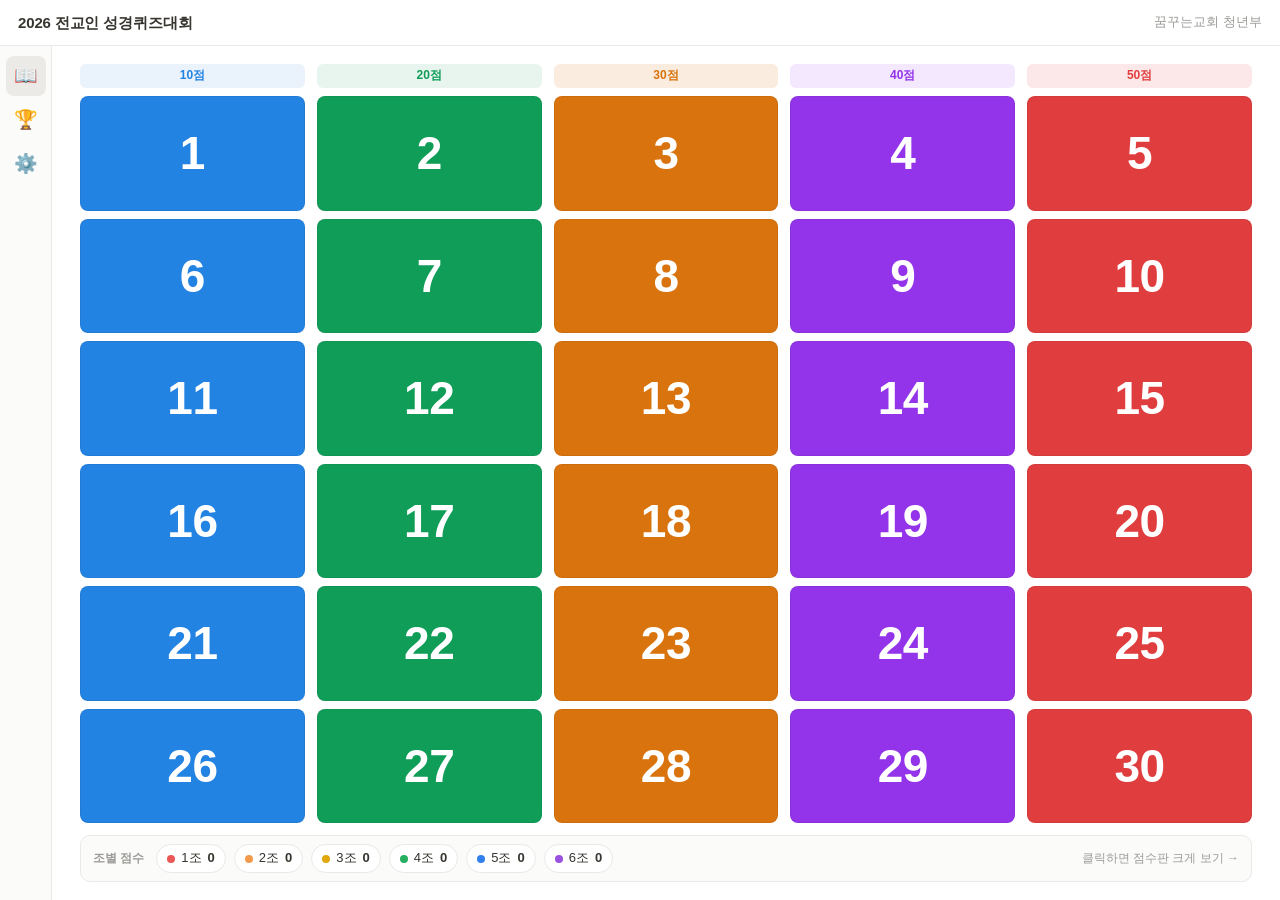
<file: index.html>
<!doctype html>
<html lang="ko">
<head>
<meta charset="utf-8" />
<meta name="viewport" content="width=device-width, initial-scale=1" />
<title>2026 전교인 성경퀴즈대회</title>
<link rel="stylesheet" href="quiz.css" />
</head>
<body>
<div class="topbar">
  <div class="left">2026 전교인 성경퀴즈대회</div>
  <div class="right">꿈꾸는교회 청년부</div>
</div>
<div class="shell">
  <nav class="sidebar" id="sidebar"></nav>
  <main class="content" id="app"></main>
</div>
<div id="overlay"></div>
<div id="toast"></div>
<script>window.ROLE = "standalone";</script>
<script src="quiz.js"></script>
</body>
</html>
</file>
<file: quiz.css>
:root{
    --bg:#ffffff;
    --text:#37352f;
    --text-muted:#9b9a97;
    --border:#e9e9e7;
    --hover:#f5f5f4;
    --sidebar:#fbfbfa;
    --shadow:0 1px 3px rgba(15,15,15,.08), 0 3px 12px rgba(15,15,15,.06);
    --radius:8px;
    --t10:#2383e2; --t10bg:#eaf3fc;
    --t20:#0f9d58; --t20bg:#e8f5ee;
    --t30:#d9730d; --t30bg:#faecdf;
    --t40:#9333ea; --t40bg:#f3e8fd;
    --t50:#e03e3e; --t50bg:#fce8e8;
  }
  *{box-sizing:border-box}
  html,body{margin:0;padding:0;height:100%;overflow:hidden}
  body{
    font-family:"Apple SD Gothic Neo","Pretendard","Malgun Gothic",-apple-system,BlinkMacSystemFont,"Segoe UI",Roboto,sans-serif;
    color:var(--text);
    background:var(--bg);
    font-size:15px;
    line-height:1.6;
    -webkit-font-smoothing:antialiased;
    word-break:keep-all;
    overflow-wrap:break-word;
  }
  button{font-family:inherit;cursor:pointer}
  a{color:inherit}

  /* ---------- top bar ---------- */
  .topbar{
    height:46px;
    border-bottom:1px solid var(--border);
    display:flex;align-items:center;justify-content:space-between;
    padding:0 18px;
    position:sticky;top:0;background:var(--bg);z-index:50;
  }
  .topbar .left{font-weight:700;font-size:15px;letter-spacing:-.01em}
  .topbar .right{font-size:13px;color:var(--text-muted)}
  .timer{display:flex;align-items:center;gap:8px;margin-left:auto}
  .timer-disp{font-size:clamp(25px,3.5vw,45px);line-height:1;font-weight:800;font-variant-numeric:tabular-nums;color:var(--text);letter-spacing:.01em}
  .timer.idle .timer-disp{color:var(--text-muted)}
  .timer.warn .timer-disp{color:#e03e3e}
  .timer .tbtn{border:1px solid var(--border);background:var(--bg);border-radius:6px;width:31px;height:31px;font-size:13px;color:var(--text);padding:0}
  .timer .tbtn:hover{background:var(--hover)}

  /* ---------- shell ---------- */
  .shell{display:flex;height:calc(100vh - 46px);overflow:hidden}
  .sidebar{
    width:52px;flex-shrink:0;background:var(--sidebar);
    border-right:1px solid var(--border);padding:10px 6px;
    display:flex;flex-direction:column;align-items:center;gap:4px;
  }
  .sidebar .nav-item{
    display:flex;align-items:center;justify-content:center;
    width:40px;height:40px;border-radius:8px;color:var(--text);
    text-decoration:none;font-size:19px;
  }
  .sidebar .nav-item:hover{background:var(--hover)}
  .sidebar .nav-item.active{background:#eceae7}
  .content{flex:1;min-width:0;height:100%;overflow:hidden;display:flex;flex-direction:column;padding:18px 28px;max-width:1500px;margin:0 auto;width:100%}
  .content.scrollable{overflow-y:auto;padding:26px 34px 40px;display:block}

  h1.page-title{font-size:21px;font-weight:800;letter-spacing:-.02em;margin:0 0 10px;flex-shrink:0}
  .page-sub{color:var(--text-muted);margin:0 0 12px;font-size:13px;flex-shrink:0}

  /* ---------- grid ---------- */
  .grid-cols{display:grid;grid-template-columns:repeat(5,1fr);gap:12px;flex:1;min-height:0}
  .tier-col{min-width:0;min-height:0;display:grid;grid-template-rows:24px repeat(6,1fr);gap:8px}
  .tier-head{
    font-weight:700;font-size:12px;border-radius:6px;text-align:center;
    display:flex;align-items:center;justify-content:center;
  }
  .t-10 .tier-head{background:var(--t10bg);color:var(--t10)}
  .t-20 .tier-head{background:var(--t20bg);color:var(--t20)}
  .t-30 .tier-head{background:var(--t30bg);color:var(--t30)}
  .t-40 .tier-head{background:var(--t40bg);color:var(--t40)}
  .t-50 .tier-head{background:var(--t50bg);color:var(--t50)}

  .qtile{
    border:1px solid rgba(0,0,0,.06);border-radius:var(--radius);
    padding:6px 8px;overflow:hidden;min-height:0;gap:3px;
    transition:box-shadow .12s, filter .12s, transform .05s;
    display:flex;flex-direction:column;justify-content:center;align-items:center;text-align:center;
    text-decoration:none;color:#fff;
  }
  .t-10 .qtile{background:var(--t10)}
  .t-20 .qtile{background:var(--t20)}
  .t-30 .qtile{background:var(--t30)}
  .t-40 .qtile{background:var(--t40)}
  .t-50 .qtile{background:var(--t50)}
  .qtile:hover{box-shadow:var(--shadow);filter:brightness(1.07)}
  .qtile:active{transform:translateY(1px)}
  .qtile .qnum{font-size:clamp(26px,6vh,46px);font-weight:800;line-height:1;letter-spacing:-.01em;flex-shrink:0}
  .qtile.solved{background:#fff;color:var(--text);border-color:var(--border);filter:none}
  .qtile.solved:hover{filter:none;box-shadow:var(--shadow)}
  .qtile .solvedtag{
    font-size:clamp(15px,2.6vh,22px);font-weight:800;line-height:1.25;flex-shrink:0;color:var(--text);
    max-width:100%;white-space:nowrap;overflow:hidden;text-overflow:ellipsis
  }
  .qtile.multi .solvedtag{font-size:clamp(11px,1.8vh,15px)}

  /* ---------- mini scoreboard ---------- */
  .mini-wrap{flex-shrink:0;margin-top:12px}
  .mini-scoreboard{
    border:1px solid var(--border);border-radius:10px;padding:8px 12px;
    display:flex;align-items:center;gap:8px;flex-wrap:wrap;cursor:pointer;
    background:var(--sidebar);transition:box-shadow .12s,border-color .12s;
  }
  .mini-scoreboard:hover{box-shadow:var(--shadow);border-color:#d3d2ce}
  .mini-scoreboard .mlabel{font-size:12px;color:var(--text-muted);font-weight:600;margin-right:4px}
  .mchip{display:flex;align-items:center;gap:6px;font-size:13px;padding:3px 10px;border-radius:20px;background:var(--bg);border:1px solid var(--border)}
  .mchip .msc{font-weight:800}
  .mchip.lead{border-color:#f2c94c;box-shadow:0 0 0 2px #f9e9b8 inset}
  .mini-hint{margin-left:auto;font-size:12px;color:var(--text-muted)}

  /* ---------- question page ---------- */
  .qpage{flex:1;min-height:0;display:flex;flex-direction:column}
  .q-top{display:flex;align-items:center;justify-content:space-between;margin-bottom:4px;flex-shrink:0}
  .q-back{font-size:15px;font-weight:700;color:#fff;background:var(--text);text-decoration:none;padding:8px 16px;border-radius:8px;box-shadow:var(--shadow)}
  .q-back:hover{opacity:.85}


  .q-meta{display:flex;gap:6px;align-items:center;margin-bottom:8px;flex-wrap:wrap;flex-shrink:0}
  .q-badge{font-size:12px;font-weight:700;padding:3px 10px;border-radius:20px}
  .q-badge.tier{color:#fff}
  .q-badge.type{background:var(--hover);color:var(--text)}

  .q-main{flex:1;min-height:0;overflow:auto;display:flex;flex-direction:column;align-items:center;justify-content:safe center;padding:10px 0}
  .q-text{
    font-size:clamp(24px,3.6vw,44px);font-weight:700;line-height:1.5;white-space:pre-wrap;
    text-align:left;max-width:1050px
  }
  .q-text.long{font-size:clamp(19px,2.3vw,28px);line-height:1.55}
  .q-choices{display:block;text-align:left;margin-top:.6em}
  .q-choice-item{padding-left:1.3em;text-indent:-1.3em;margin:.28em 0}
  .slide-box{margin:auto 0;text-align:center;max-width:1100px;padding:0 20px}
  .slide-title{font-size:clamp(44px,7vw,110px);font-weight:900;letter-spacing:-.02em;color:var(--t50)}
  .slide-ex{display:inline-block;margin-bottom:.8em;padding:.2em .9em;border-radius:999px;background:var(--t50);color:#fff;font-size:clamp(18px,2vw,30px);font-weight:800}
  .slide-verse{font-size:clamp(30px,4.4vw,68px);font-weight:800;line-height:1.45;word-break:keep-all}
  .slide-ref{margin-top:.8em;font-size:clamp(18px,2vw,30px);font-weight:700;color:var(--text-muted)}
  .slide-nav{flex-shrink:0;display:flex;align-items:center;justify-content:center;gap:14px;margin-top:8px;font-weight:700;color:var(--text-muted)}
  .q-explain{flex-shrink:0;max-height:24vh;overflow:auto;margin-top:8px;display:flex;flex-direction:column;gap:6px}
  .coop-box{
    border-left:3px solid var(--t40);background:var(--t40bg);border-radius:0 8px 8px 0;
    padding:10px 14px;font-size:13.5px;white-space:pre-wrap
  }
  .coop-box b{color:var(--t40)}
  .q-images{display:flex;flex-wrap:wrap;gap:10px;justify-content:center;margin-top:12px}
  .q-images img{max-height:34vh;max-width:100%;border:1px solid var(--border);border-radius:8px;box-shadow:var(--shadow);object-fit:contain;background:#fff}
  .q-images.multi{flex-wrap:nowrap;gap:14px;width:100%}
  .q-images.multi figure{position:relative;margin:0;flex:0 1 auto;max-width:calc((100% - 14px * (var(--n) - 1)) / var(--n))}
  .q-images.multi img{display:block;width:100%;height:auto}
  .img-num{
    position:absolute;top:8px;left:8px;background:rgba(0,0,0,.72);color:#fff;
    font-size:clamp(22px,2.6vw,34px);font-weight:700;line-height:1;padding:4px 8px 6px;border-radius:10px
  }

  /* ---------- 연결형 문항 (드래그 매칭) ---------- */
  .connect-box{display:flex;flex-direction:column;align-items:center;gap:22px;width:100%}
  .connect-intro{
    font-size:clamp(19px,2.6vw,30px);font-weight:700;line-height:1.5;text-align:center;
    white-space:pre-wrap;max-width:900px
  }
  .connect-wrap{position:relative;display:flex;justify-content:space-between;gap:min(18vw,220px);width:100%;max-width:820px}
  .connect-svg{position:absolute;inset:0;width:100%;height:100%;pointer-events:none}
  .connect-col{display:flex;flex-direction:column;gap:14px;flex:1;min-width:0}
  .connect-item{
    display:flex;align-items:center;gap:10px;border:2px solid var(--border);border-radius:10px;
    padding:10px 14px;background:var(--bg);font-size:clamp(15px,1.8vw,20px);font-weight:600;
    cursor:grab;user-select:none;touch-action:none;position:relative;z-index:1;
    transition:border-color .15s,box-shadow .15s
  }
  .connect-item.selected{border-color:var(--text);box-shadow:0 0 0 2px var(--hover) inset}
  .connect-item.dragging{cursor:grabbing;border-color:var(--text)}
  .connect-item .connect-label{font-weight:800;flex-shrink:0;color:var(--text-muted)}
  .connect-item .connect-text{flex:1;min-width:0}
  .connect-dot{
    width:16px;height:16px;border-radius:50%;border:3px solid var(--text-muted);background:var(--bg);
    flex-shrink:0;transition:background .15s,border-color .15s,transform .15s
  }
  .connect-item.dragging .connect-dot{transform:scale(1.25)}
  .connect-reset{
    font-size:12px;color:var(--text-muted);background:transparent;border:1px dashed var(--border);
    border-radius:6px;padding:5px 12px
  }
  .connect-reset:hover{background:var(--hover);color:var(--text)}

  .answer-row{
    display:flex;align-items:center;justify-content:space-between;gap:16px;margin-top:10px;
    padding-top:12px;border-top:1px solid var(--border);flex-shrink:0
  }
  .reveal-btn{
    font-size:12px;color:var(--text-muted);background:transparent;border:1px dashed var(--border);
    border-radius:6px;padding:6px 12px
  }
  .reveal-btn:hover{background:var(--hover);color:var(--text)}
  .award-btn{
    font-size:15px;font-weight:700;color:#fff;background:var(--t20);border:none;border-radius:8px;
    padding:10px 20px;box-shadow:var(--shadow)
  }
  .award-btn:hover{filter:brightness(.96)}
  .award-btn.undo{background:var(--bg);color:var(--t50);border:1px solid var(--t50);box-shadow:none}

  .modal.answer-modal{width:min(640px,92vw);text-align:center;max-height:92vh;overflow-y:auto}
  .answer-modal .alabel{font-size:12px;font-weight:800;color:var(--t20);letter-spacing:.08em}
  .answer-modal .atext{font-size:clamp(24px,3vw,34px);font-weight:800;margin:8px 0 16px;white-space:pre-wrap;line-height:1.45}
  .answer-modal .refs{font-size:14px;color:#555;line-height:1.7;text-align:left;background:var(--hover);border-radius:8px;padding:10px 14px}
  .answer-modal .refs div{padding:2px 0}
  .answer-modal .verses{font-size:18px;line-height:1.6;text-align:left;margin-bottom:10px;display:flex;flex-direction:column;gap:6px}
  .answer-modal .verses div{padding-left:1.2em;text-indent:-1.2em}
  .answer-modal .note{margin-top:10px;font-size:12.5px;color:var(--text-muted);white-space:pre-wrap;text-align:left}
  .answer-modal .modal-actions{justify-content:center;margin-top:16px}

  .solved-banner{
    margin-top:8px;font-size:13.5px;font-weight:700;padding:8px 14px;border-radius:8px;color:#fff;
    display:flex;align-items:center;gap:8px;flex-shrink:0
  }

  /* ---------- scoreboard page ---------- */
  .sb-list{display:flex;flex-direction:column;gap:14px;margin-top:10px}
  .sb-row{display:flex;align-items:center;gap:18px}
  .sb-rank{font-size:22px;font-weight:800;width:44px;text-align:center;color:var(--text-muted)}
  .sb-rank.r1{color:#e0a80d}.sb-rank.r2{color:#9b9a97}.sb-rank.r3{color:#c07f43}
  .sb-main{flex:1;min-width:0}
  .sb-name{font-size:17px;font-weight:700;display:flex;align-items:center;gap:8px}
  .sb-bar-track{height:20px;background:var(--hover);border-radius:20px;margin-top:6px;overflow:hidden}
  .sb-bar{height:100%;border-radius:20px;transition:width .5s ease}
  .sb-score{font-size:30px;font-weight:800;font-variant-numeric:tabular-nums;min-width:90px;text-align:right}

  /* ---------- settings ---------- */
  .set-block{border:1px solid var(--border);border-radius:12px;padding:20px 22px;margin-bottom:18px;max-width:640px}
  .set-block h3{margin:0 0 4px;font-size:16px}
  .set-block p.hint{margin:0 0 16px;font-size:13px;color:var(--text-muted)}
  .count-btns{display:flex;gap:6px;margin-bottom:18px}
  .count-btns button{border:1px solid var(--border);background:var(--bg);border-radius:6px;padding:6px 14px;font-weight:700}
  .count-btns button.on{background:var(--text);color:#fff;border-color:var(--text)}
  .team-input-row{display:flex;align-items:center;gap:10px;margin-bottom:8px}
  .team-input-row .dot{width:12px;height:12px;border-radius:50%;flex-shrink:0}
  .team-input-row input{
    flex:1;border:1px solid var(--border);border-radius:6px;padding:7px 10px;font-size:14px;font-family:inherit
  }
  .team-input-row input:focus{outline:2px solid var(--t10);outline-offset:-1px}
  .team-input-row.off{opacity:.35}
  .log-block{max-width:720px}
  .log-list{display:flex;flex-direction:column;gap:6px;max-height:320px;overflow-y:auto}
  .log-row{display:flex;align-items:center;gap:8px}
  .log-qid{font-weight:700;font-size:13px;width:44px;flex-shrink:0;color:var(--text-muted)}
  .log-row select{border:1px solid var(--border);border-radius:6px;padding:6px 8px;font-size:13px;font-family:inherit;background:var(--bg)}
  .log-row .log-team{flex:1;min-width:0}
  .log-row .log-del{padding:6px 12px;font-size:13px}
  .btn{border:1px solid var(--border);background:var(--bg);border-radius:6px;padding:8px 16px;font-weight:600;font-size:14px}
  .btn:hover{background:var(--hover)}
  .btn.primary{background:var(--text);color:#fff;border-color:var(--text)}
  .btn.danger{color:var(--t50);border-color:#f0c9c9}
  .btn.confirm-btn{font-size:18px;padding:12px 36px;border-radius:8px}
  .btn.danger:hover{background:var(--t50bg)}

  /* ---------- modal ---------- */
  .modal-back{
    position:fixed;inset:0;background:rgba(15,15,15,.4);display:flex;align-items:center;justify-content:center;z-index:100
  }
  .modal{
    background:var(--bg);border-radius:14px;padding:24px;width:min(440px,92vw);box-shadow:var(--shadow)
  }
  .modal h3{margin:0 0 4px;font-size:18px}
  .modal p{margin:0 0 18px;font-size:13.5px;color:var(--text-muted)}
  .score-pick{display:flex;gap:6px;flex-wrap:wrap;margin-bottom:14px}
  .score-pick button{
    border:1px solid var(--border);background:var(--bg);border-radius:6px;padding:6px 13px;font-weight:700;font-size:13px
  }
  .score-pick button:hover{background:var(--hover)}
  .score-pick button.on{background:var(--text);color:#fff;border-color:var(--text)}
  .team-pick{display:grid;grid-template-columns:1fr 1fr;gap:8px}
  .team-pick button{
    border:1px solid var(--border);border-radius:8px;padding:12px;font-size:15px;font-weight:700;background:var(--bg);
    display:flex;align-items:center;gap:8px;justify-content:center
  }
  .team-pick button:hover{background:var(--hover)}
  .team-pick button .dot{width:12px;height:12px;border-radius:50%}
  .team-pick button .team-pick-score{font-size:12px;color:var(--text-muted);font-weight:700}
  .modal-actions{display:flex;justify-content:flex-end;gap:8px;margin-top:16px}

  /* ---------- toast ---------- */
  .toast{
    position:fixed;left:50%;bottom:30px;transform:translateX(-50%);
    background:var(--text);color:#fff;padding:10px 20px;border-radius:24px;font-size:14px;font-weight:600;
    z-index:200;box-shadow:var(--shadow);animation:toastin .2s ease
  }
  @keyframes toastin{from{opacity:0;transform:translate(-50%,10px)}}

  .kbd-hint{font-size:11px;color:var(--text-muted);flex-shrink:0;margin-top:6px;text-align:center}
  .kbd-hint kbd{
    border:1px solid var(--border);border-bottom-width:2px;border-radius:4px;padding:1px 5px;font-family:inherit;font-size:10px;background:var(--sidebar)
  }

  @media(max-width:900px){
    .content{padding:14px 14px}
    .grid-cols{grid-template-columns:repeat(3,1fr)}
    .tier-col{grid-template-rows:22px repeat(6,minmax(56px,1fr))}
  }

  @media(max-width:640px){
    html,body{height:auto;overflow:auto}
    .topbar{padding:0 12px}
    .topbar .left{font-size:14px}
    .topbar .right{font-size:11px}
    .shell{display:block;height:auto;overflow:visible;padding-bottom:calc(58px + env(safe-area-inset-bottom))}
    .sidebar{
      position:fixed;left:0;right:0;bottom:0;width:auto;z-index:60;
      flex-direction:row;justify-content:space-around;
      border-right:none;border-top:1px solid var(--border);
      padding:6px 8px calc(6px + env(safe-area-inset-bottom))
    }
    .sidebar .nav-item{width:48px;height:44px;font-size:21px}
    .content,.content.scrollable{height:auto;overflow:visible;display:block;padding:12px 10px 20px}
    .grid-cols{grid-template-columns:repeat(5,1fr);gap:5px}
    .tier-col{grid-template-rows:22px repeat(6,58px);gap:5px}
    .tier-head{font-size:11px}
    .qtile{padding:4px 2px;border-radius:6px}
    .qtile .qnum{font-size:24px}
    .qtile .solvedtag{font-size:11px;white-space:normal;line-height:1.2;word-break:keep-all}
    .mini-hint{display:none}
    .mchip{font-size:12px;padding:2px 8px}
    .qpage{display:block}
    .q-main{overflow:visible;padding:18px 0}
    .q-text{font-size:21px}
    .q-text.long{font-size:17px}
    .connect-intro{font-size:17px}
    .connect-wrap{gap:8vw}
    .connect-item{font-size:14px;padding:8px 10px;gap:6px}
    .connect-dot{width:13px;height:13px}
    .q-explain{max-height:none}
    .q-images img{max-height:none;width:100%}
    .answer-row{flex-direction:column-reverse;align-items:stretch;gap:8px}
    .award-btn{width:100%;padding:13px}
    .reveal-btn{padding:10px}
    .kbd-hint{display:none}
    .sb-row{gap:10px}
    .sb-rank{font-size:18px;width:30px}
    .sb-name{font-size:15px}
    .sb-score{font-size:22px;min-width:50px}
    .set-block{padding:16px 14px}
    .count-btns{flex-wrap:wrap}
    .modal{padding:18px}
    .answer-modal .atext{font-size:22px}
    .answer-modal .refs{max-height:40vh;overflow:auto}
    .toast{bottom:calc(76px + env(safe-area-inset-bottom));max-width:90vw;text-align:center}
  }

  /* ---------- presenter / projection ---------- */
  .presenter-answer{
    flex-shrink:0;max-height:22vh;overflow:auto;margin-top:8px;padding:10px 14px;
    border-left:3px solid var(--t20);background:var(--hover);border-radius:0 8px 8px 0
  }
  .presenter-answer .pa-label{font-size:12px;font-weight:800;color:var(--t20);letter-spacing:.04em}
  .presenter-answer .pa-label span{font-weight:500;color:var(--text-muted)}
  .presenter-answer .pa-text{font-size:20px;font-weight:800;white-space:pre-wrap;line-height:1.4;margin:2px 0 4px}
  .presenter-answer .pa-refs{font-size:13px;color:#555;line-height:1.6}
  .presenter-answer .pa-note{margin-top:4px;font-size:12px;color:var(--text-muted);white-space:pre-wrap}
  .conn-dot{margin-top:auto;width:10px;height:10px;border-radius:50%;background:var(--t50)}
  .conn-dot.on{background:var(--t20)}

  body.projection #sidebar, body.projection #app, body.projection #overlay{pointer-events:none}
  body.projection #app .connect-item, body.projection #app .connect-reset{pointer-events:auto}
  body.projection #sidebar, body.projection .q-top, body.projection .answer-row, body.projection .kbd-hint, body.projection .slide-nav{display:none}
</file>
